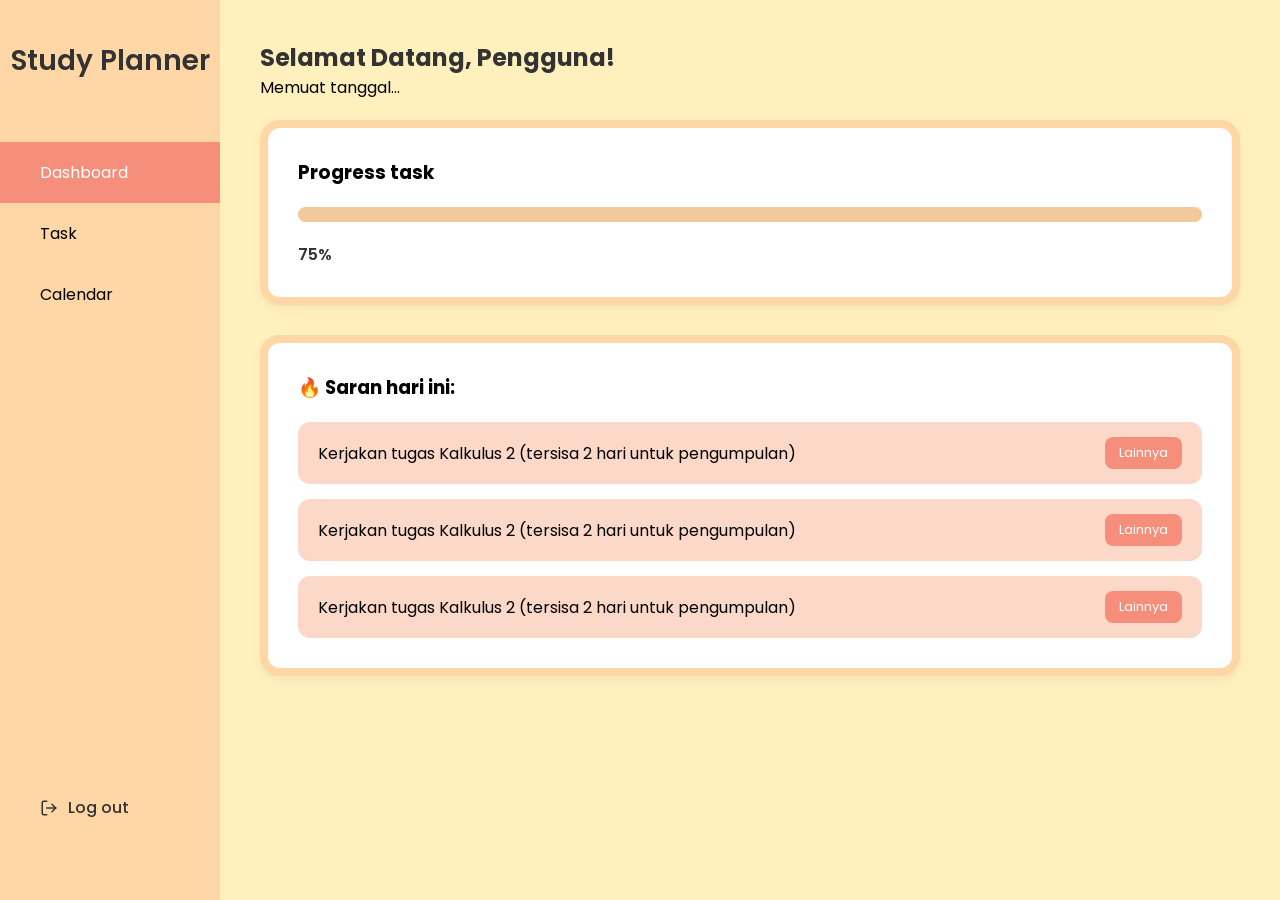
<file: dashboard.html>
<!DOCTYPE html>
<html lang="id">
<head>
    <meta charset="UTF-8">
    <meta name="viewport" content="width=device-width, initial-scale=1.0">
    <title>Dashboard - Study Planner</title>
    <link rel="stylesheet" href="style.css">
    <link href="https://fonts.googleapis.com/css2?family=Poppins:wght@300;400;500;600&display=swap" rel="stylesheet">
</head>
<body>
    <div class="container">
      <aside class="sidebar">
        <div class="sidebar-top">
          <h1 class="logo">Study Planner</h1>
          <nav>
            <ul>
              <li class="active"><a href="dashboard.html">Dashboard</a></li>
              <li><a href="task.html">Task</a></li>
              <li><a href="calendar.html">Calendar</a></li>
            </ul>
          </nav>
        </div>
        <div class="logout-btn">
          <a href="#">
            <svg width="18" height="18" viewBox="0 0 24 24" fill="none" stroke="currentColor" stroke-width="2" stroke-linecap="round" stroke-linejoin="round"><path d="M9 21H5a2 2 0 0 1-2-2V5a2 2 0 0 1 2-2h4"></path><polyline points="16 17 21 12 16 7"></polyline><line x1="21" y1="12" x2="9" y2="12"></line></svg>
            Log out
          </a>
        </div>
      </aside>

      <main class="content">
        <header class="welcome-header">
          <h2>Selamat Datang, <span id="userWelcomeName">Pengguna</span>!</h2>
          <p id="currentDashboardDate">Memuat tanggal...</p>
        </header>

        <section id="dashboardPage" class="page">
          <div class="card progress-card-container">
            <h3>Progress task</h3>
            <div class="progress-bar">
              <div class="progress-fill"></div>
            </div>
            <p class="progress-text">75%</p>
          </div>

          <div class="card recommendation-container">
            <h3>🔥 Saran hari ini:</h3>
            
            <div class="recommendation-list">
              <div class="rec-item">
                <div class="rec-left">
                  <span>Kerjakan tugas Kalkulus 2 (tersisa 2 hari untuk pengumpulan)</span>
                </div>
                <a href="task-detail.html" class="more-btn">Lainnya</a>
              </div>
              <div class="rec-item">
                <div class="rec-left">
                  <span>Kerjakan tugas Kalkulus 2 (tersisa 2 hari untuk pengumpulan)</span>
                </div>
                <a href="task-detail.html" class="more-btn">Lainnya</a>
              </div>
              <div class="rec-item">
                <div class="rec-left">
                  <span>Kerjakan tugas Kalkulus 2 (tersisa 2 hari untuk pengumpulan)</span>
                </div>
                <a href="task-detail.html" class="more-btn">Lainnya</a>
              </div>
            </div>
          </div>
        </section>
      </main>
    </div>
</body>
</html>
</file>
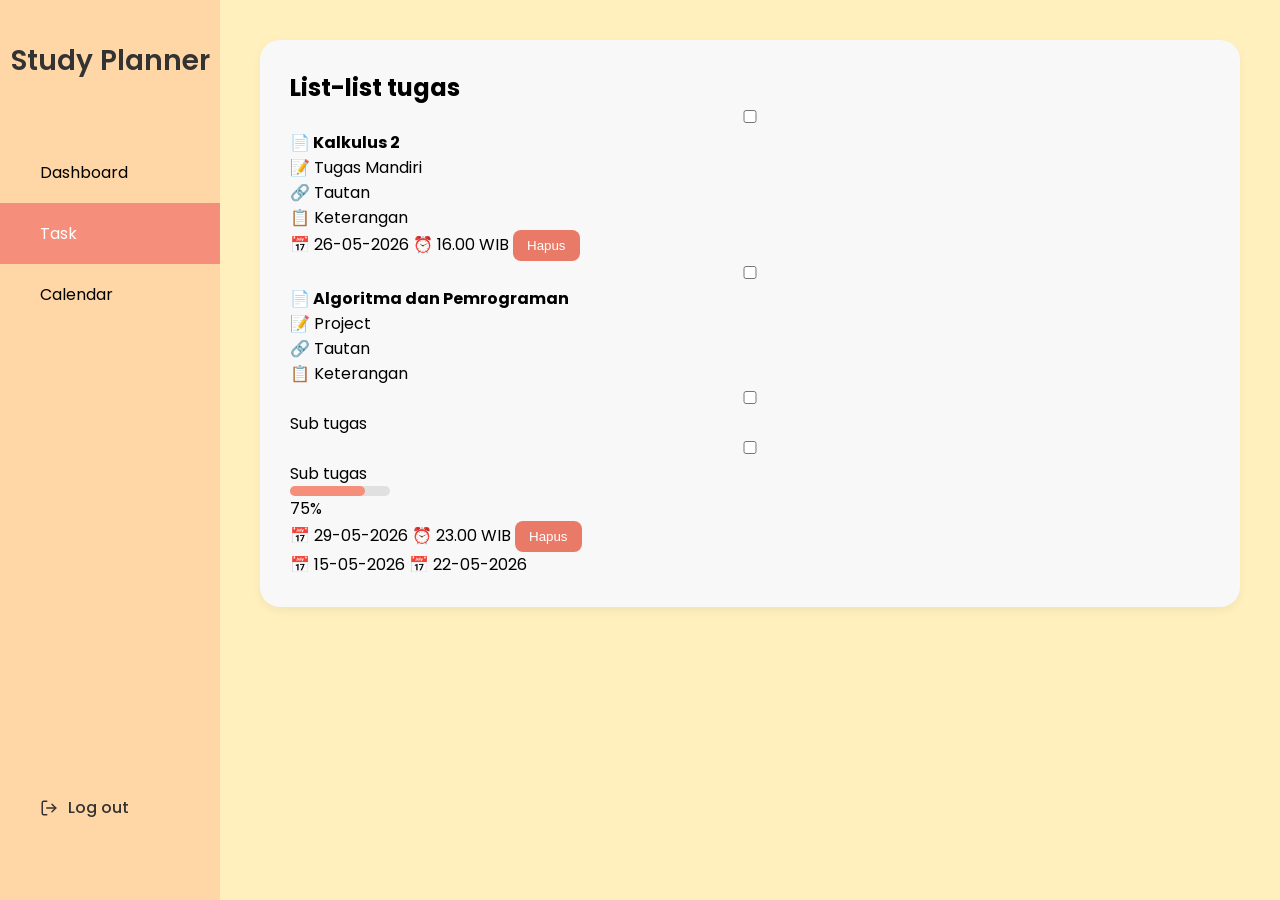
<file: task-detail.html>
<!DOCTYPE html>
<html lang="id">
<head>
    <meta charset="UTF-8">
    <meta name="viewport" content="width=device-width, initial-scale=1.0">
    <title>Detail Tugas - Study Planner</title>
    <link rel="stylesheet" href="style.css">
    <link href="https://fonts.googleapis.com/css2?family=Poppins:wght@300;400;500;600&display=swap" rel="stylesheet">
</head>
<body>
    <div class="container">
      <aside class="sidebar">
        <div class="sidebar-top">
          <h1 class="logo">Study Planner</h1>
          <nav>
            <ul>
              <li><a href="dashboard.html">Dashboard</a></li>
              <li class="active"><a href="task.html">Task</a></li>
              <li><a href="calendar.html">Calendar</a></li>
            </ul>
          </nav>
        </div>
        <div class="logout-btn">
          <a href="#"><svg width="18" height="18" viewBox="0 0 24 24" fill="none" stroke="currentColor" stroke-width="2" stroke-linecap="round" stroke-linejoin="round"><path d="M9 21H5a2 2 0 0 1-2-2V5a2 2 0 0 1 2-2h4"></path><polyline points="16 17 21 12 16 7"></polyline><line x1="21" y1="12" x2="9" y2="12"></line></svg> Log out</a>
        </div>
      </aside>

      <main class="content">
        <section class="page">
          <div class="card detail-list-card">
            <h2>List-list tugas</h2>

            <div class="detail-container">
              <div class="detail-box">
                <div class="detail-header-row">
                  <div class="detail-title-group">
                    <input type="checkbox">
                    <div class="title-with-icon">
                      <h4>📄 Kalkulus 2</h4>
                      <p>📝 Tugas Mandiri</p>
                      <p>🔗 Tautan</p>
                      <p>📋 Keterangan</p>
                    </div>
                  </div>
                  <div class="detail-meta-group">
                    <span>📅 26-05-2026</span>
                    <span>⏰ 16.00 WIB</span>
                    <button class="delete-btn">Hapus</button>
                  </div>
                </div>
              </div>

              <div class="detail-box">
                <div class="detail-header-row">
                  <div class="detail-title-group">
                    <input type="checkbox">
                    <div class="title-with-icon">
                      <h4>📄 Algoritma dan Pemrograman</h4>
                      <p>📝 Project</p>
                      <p>🔗 Tautan</p>
                      <p>📋 Keterangan</p>
                      
                      <div class="sub-task-group">
                        <label><input type="checkbox"> Sub tugas</label>
                        <label><input type="checkbox"> Sub tugas</label>
                      </div>
                    </div>
                  </div>
                  <div class="detail-meta-group">
                    <div class="mini-progress-inline">
                      <div class="mini-progress-bar"><div class="mini-progress-fill" style="width: 75%;"></div></div>
                      <span>75%</span>
                    </div>
                    <span>📅 29-05-2026</span>
                    <span>⏰ 23.00 WIB</span>
                    <button class="delete-btn">Hapus</button>
                  </div>
                </div>
                <div class="sub-task-dates">
                  <span>📅 15-05-2026</span>
                  <span>📅 22-05-2026</span>
                </div>
              </div>

            </div>
          </div>
        </section>
      </main>
    </div>
</body>
</html>
</file>
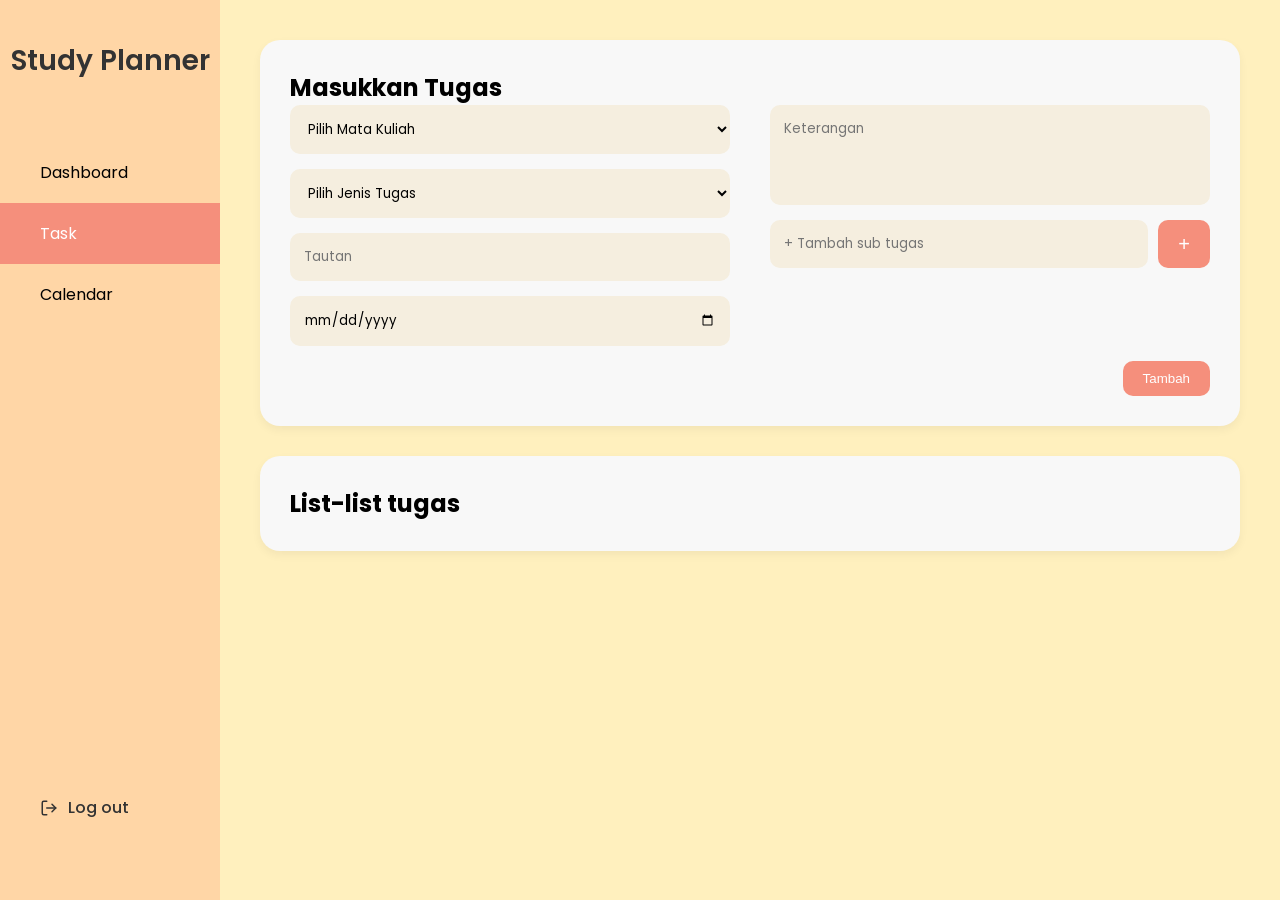
<file: task.html>
<!DOCTYPE html>
<html lang="id">
<head>
    <meta charset="UTF-8">
    <meta name="viewport" content="width=device-width, initial-scale=1.0">
    <title>Tasks - Study Planner</title>
    <link rel="stylesheet" href="style.css">
    <link href="https://fonts.googleapis.com/css2?family=Poppins:wght@300;400;500;600&display=swap" rel="stylesheet">
</head>
<body>
    <div class="container">
      <aside class="sidebar">
        <div class="sidebar-top">
          <h1 class="logo">Study Planner</h1>
          <nav>
            <ul>
              <li><a href="dashboard.html">Dashboard</a></li>
              <li class="active"><a href="task.html">Task</a></li>
              <li><a href="calendar.html">Calendar</a></li>
            </ul>
          </nav>
        </div>
        <div class="logout-btn">
          <a href="#">
            <svg width="18" height="18" viewBox="0 0 24 24" fill="none" stroke="currentColor" stroke-width="2" stroke-linecap="round" stroke-linejoin="round"><path d="M9 21H5a2 2 0 0 1-2-2V5a2 2 0 0 1 2-2h4"></path><polyline points="16 17 21 12 16 7"></polyline><line x1="21" y1="12" x2="9" y2="12"></line></svg> 
            Log out
          </a>
        </div>
      </aside>

      <main class="content">
        <section id="taskPage" class="page">
          
          <div class="card task-form">
            <h2>Masukkan Tugas</h2>
            <div class="form-grid">
              
              <div class="form-column">
                <select id="taskSubject">
                  <option value="">Pilih Mata Kuliah</option>
                  <option value="Algoritma dan Pemrograman">Algoritma dan Pemrograman</option>
                  <option value="Kalkulus 2">Kalkulus 2</option>
                  <option value="Bahasa Inggris">Bahasa Inggris</option>
                </select>

                <select id="taskType">
                  <option value="">Pilih Jenis Tugas</option>
                  <option value="Tugas Mandiri">Tugas Mandiri</option>
                  <option value="Project">Project</option>
                  <option value="Makalah">Makalah</option>
                </select>

                <input type="text" id="taskLink" placeholder="Tautan">
                <input type="date" id="taskDeadline">
              </div>

              <div class="form-column">
                <textarea id="taskDesc" placeholder="Keterangan"></textarea>
                
                <div class="subtask-input-group">
                  <input type="text" id="subTaskInput" placeholder="+ Tambah sub tugas">
                  <button type="button" class="add-sub-btn" onclick="addSubTaskToList()">+</button>
                </div>
                <ul id="temporarySubTaskList"></ul>
              </div>

            </div>
            <div class="form-actions">
              <button class="add-btn" onclick="addTask()">Tambah</button>
            </div>
          </div>

          <div class="card task-list-card">
            <h2>List-list tugas</h2>
            <div class="task-list-wrapper">
               </div>
          </div>

        </section> 
      </main>
    </div>
</body>
</html>
</file>
<file: style.css>
*{
    margin: 0;
    padding: 0;
    box-sizing: border-box;
}

body {
    font-family: 'Poppins', sans-serif;
    background: #FFF0BE !important; 
}

.container {
    display: flex;
    min-height: 100vh;
}


.sidebar {
    width: 220px;
    background: #FFD6A6 !important; 
    padding: 40px 0;
    display: flex;
    flex-direction: column;
    justify-content: space-between;
    height: 100vh;
    position: sticky;
    top: 0;
}

.sidebar-top {
    width: 100%;
}

.logo {
    text-align: center;
    margin-bottom: 60px;
    font-size: 28px;
    font-weight: 600;
    color: #333;
}

.sidebar ul {
    list-style: none;
}

.sidebar li {
    padding: 18px 40px;
    cursor: pointer;
    transition: 0.3s;
}

.sidebar li a {
    color: inherit;
    text-decoration: none;
    display: block;
    width: 100%;
}

.sidebar li:hover {
    background: #F5A28C;
}

.sidebar li.active {
    background: #F58F7C;
    color: white;
}

.logout-btn {
    padding: 20px 40px;
    margin-bottom: 20px;
}

.logout-btn a {
    color: #333;
    text-decoration: none;
    display: flex;
    align-items: center;
    gap: 10px;
    font-weight: 500;
}

.content {
    flex: 1;
    padding: 40px;
}

.welcome-header {
    margin-bottom: 20px;
}

.welcome-header h2 {
    font-size: 24px;
    color: #333;
}

.page {
    display: flex;
    flex-direction: column;
    gap: 30px;
}

.hidden {
    display: none;
}

.card {
    background: #F8F8F8;
    border-radius: 20px;
    padding: 30px;
    box-shadow: 0 4px 10px rgba(0,0,0,0.05);
}

.progress-card-container, .recommendation-container {
    border: 8px solid #FFD6A6; 
    background: #fff;
}


.progress-bar {
    width: 100%;
    height: 15px;
    background: #F1C99A;
    border-radius: 20px;
    margin: 20px 0;
}

.progress-fill {
    width: 0%; 
    height: 100%;
    background: #F58F7C;
    border-radius: 20px;
    transition: width 0.5s ease-in-out;
}

.progress-text {
    font-weight: 600;
    color: #333;
    justify-content: center;
}

.item-center {
    display: flex;
    align-items: center;
    gap: 10px;
    flex: 1;
    justify-content: center;
}

.mini-progress-bar {
    width: 100px;
    height: 10px;
    background: #E0E0E0;
    border-radius: 10px;
    position: relative;
}

.mini-progress-fill {
    height: 100%;
    background: #F58F7C;
    border-radius: 10px;
}

.mini-progress-text {
    font-size: 12px;
    font-weight: 500;
}


.recommendation-list {
    display: flex;
    flex-direction: column;
    gap: 15px;
    margin-top: 20px;
}

.rec-item {
    background: #FCD8C9;
    padding: 15px 20px;
    border-radius: 12px;
    display: flex;
    justify-content: space-between;
    align-items: center;
}

.rec-left {
    display: flex;
    align-items: center;
    gap: 15px;
}

.more-btn, .sub-link {
    background: #F58F7C;
    color: white;
    padding: 6px 14px;
    border-radius: 8px;
    text-decoration: none;
    font-size: 13px;
    transition: 0.2s;
}

.more-btn:hover {
    background: #F5A28C;
}

.task-item-new {
    background: #FCD8C9;
    border-radius: 12px;
    padding: 15px 20px;
    display: flex;
    justify-content: space-between;
    align-items: center;
    margin-bottom: 15px;
}

.item-left {
    display: flex;
    align-items: center;
    gap: 15px;
}

.item-info h4 {
    margin-bottom: 2px;
}

.item-right {
    display: flex;
    align-items: center;
    gap: 15px;
}


.form-grid {
    display: flex;
    gap: 40px;
}

.form-column {
    flex: 1;
    display: flex;
    flex-direction: column;
    gap: 15px;
}

input, select, textarea {
    padding: 14px;
    border: none;
    border-radius: 10px;
    background: #F5EEDF;
    font-family: inherit;
    width: 100%;
}

textarea {
    height: 100px;
    resize: none;
}

.subtask-input-group {
    display: flex;
    gap: 10px;
}

.add-sub-btn {
    background: #F58F7C;
    border: none;
    color: white;
    border-radius: 10px;
    padding: 0 20px;
    font-size: 20px;
    cursor: pointer;
    transition: 0.2s;
}

.add-sub-btn:hover {
    background: #F5A28C;
}

#temporarySubTaskList {
    list-style: none;
    padding: 5px 10px;
    font-size: 13px;
    color: #555;
}

.form-actions {
    display: flex;
    justify-content: flex-end;
    margin-top: 15px;
}

.add-btn, .delete-btn {
    padding: 10px 20px;
    border: none;
    border-radius: 10px;
    background: #F58F7C;
    color: white;
    cursor: pointer;
    font-weight: 500;
    transition: 0.2s;
}

.delete-btn {
    background: #E87A67;
    padding: 8px 14px;
    border-radius: 8px;
}

.add-btn:hover, .delete-btn:hover {
    opacity: 0.9;
}
</file>
